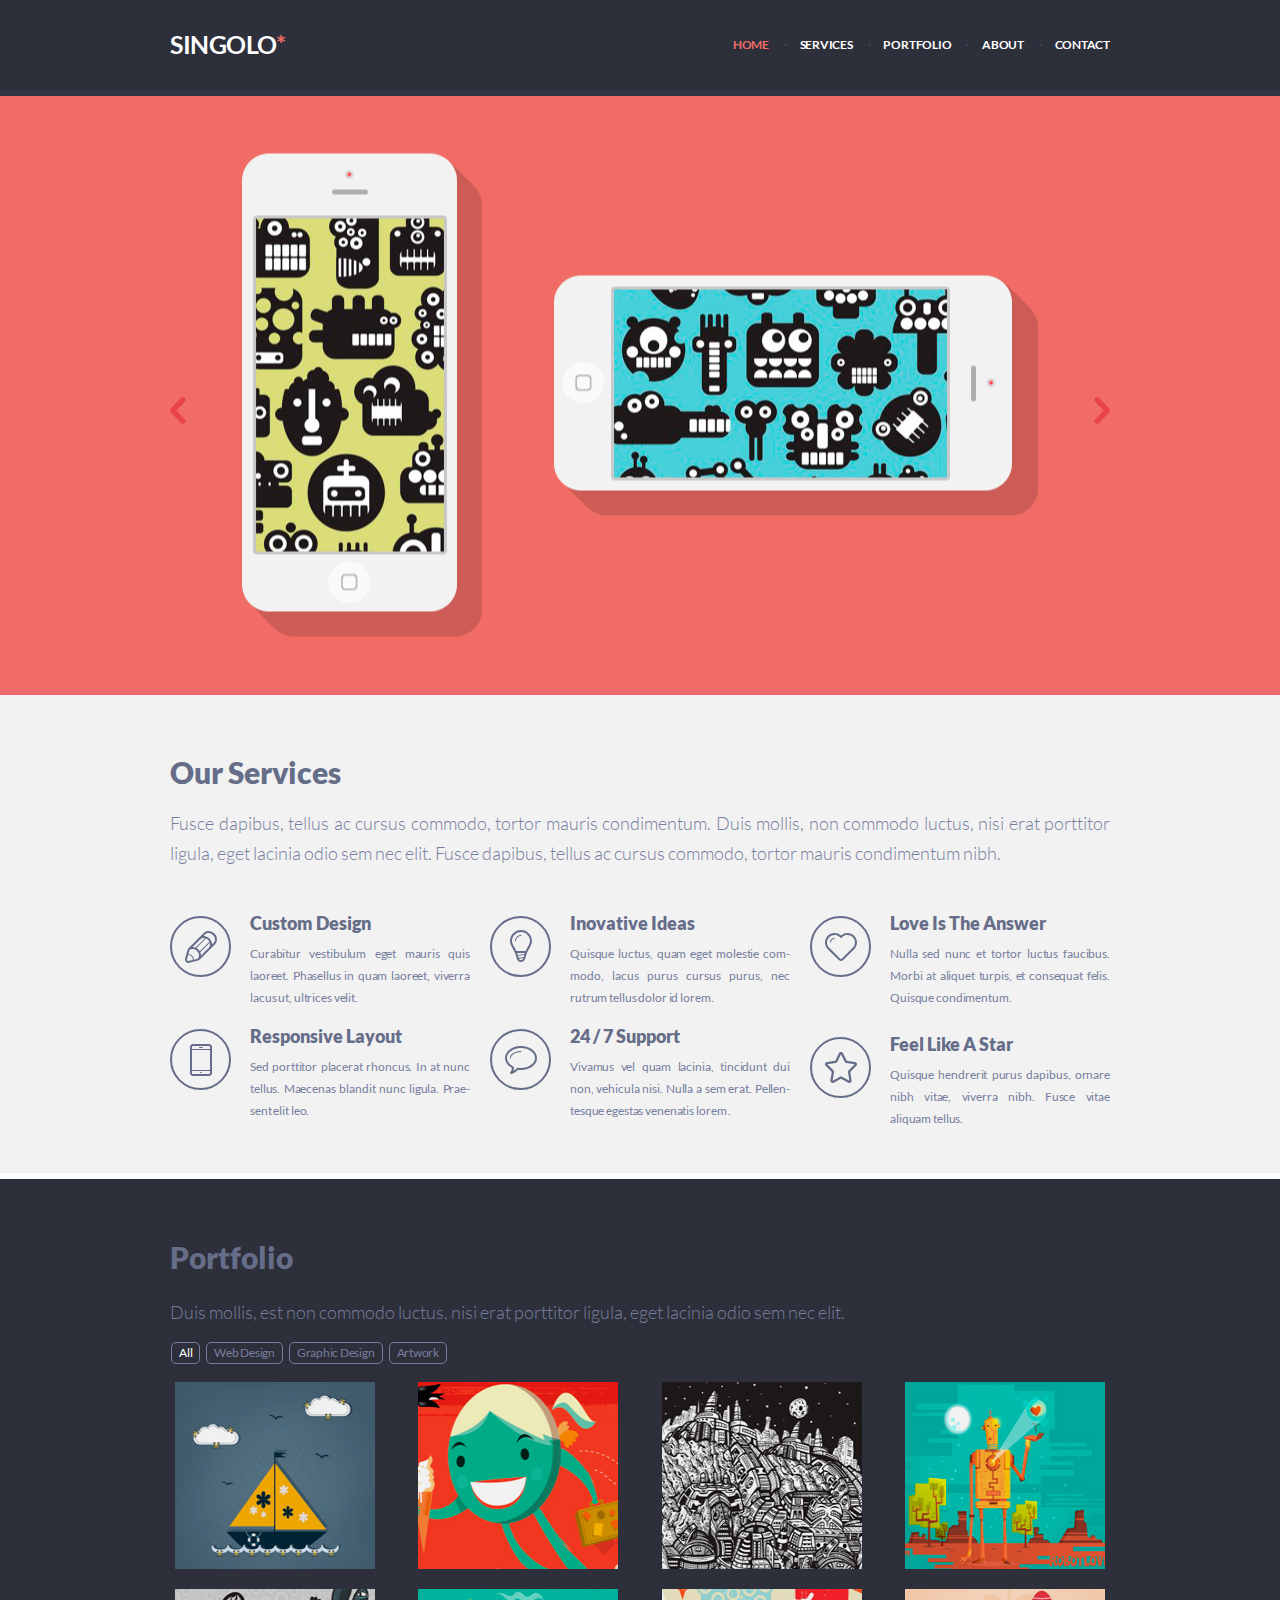
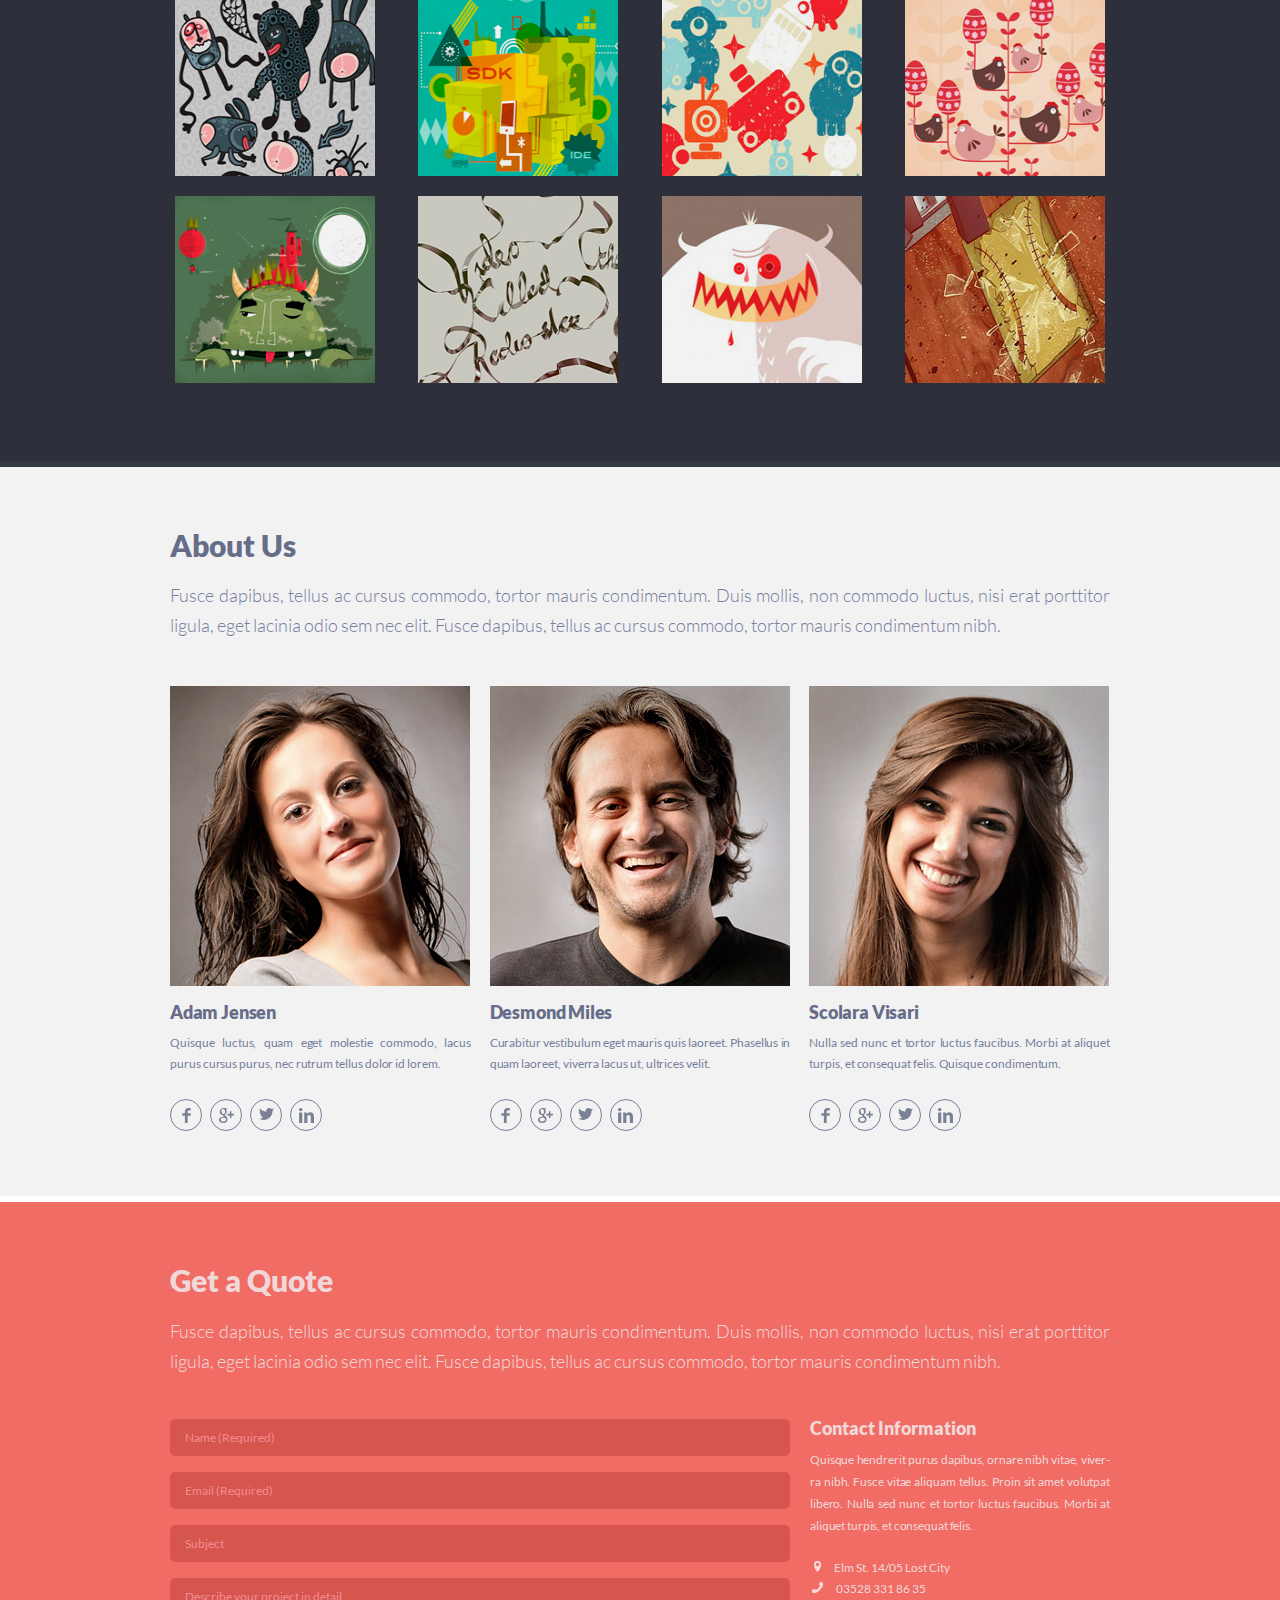
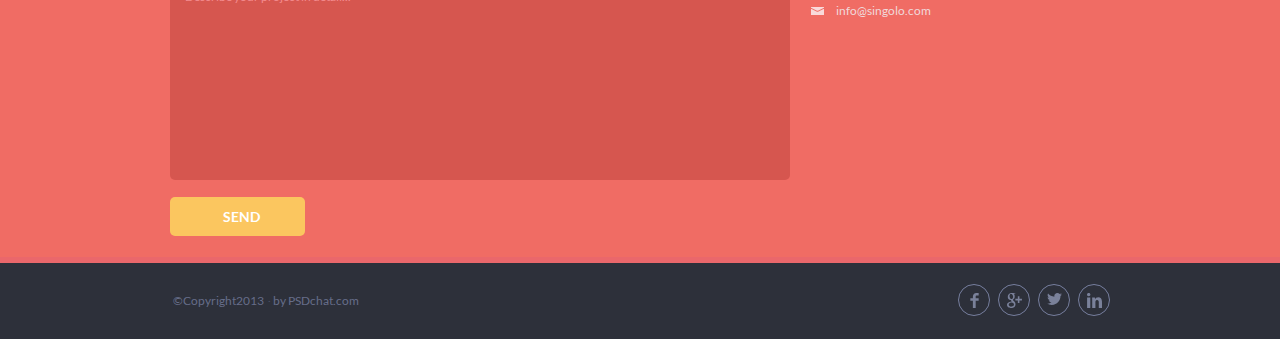
<file: index.html>
<!DOCTYPE html>
<html lang="en">
<head>
    <meta charset="UTF-8">
    <meta name="viewport" content="width=device-width, initial-scale=1.0">
    <meta content='true' name='HandheldFriendly'/>
    <meta content='width' name='MobileOptimized'/>
    <meta content='yes' name='apple-mobile-web-app-capable'/>
    <link rel="stylesheet" href="style.css">
    <title>Singolo</title>
</head>
<body>

    <!-- singolo1 -->

    <header class="header">
        <div class="wrapper header__wrapper">
            <h1 class="logo logo-off">
                singolo<span>*</span>
            </h1>
            <nav class="header__navigation header__navigation-off" id="nav">
                <ul class="navigation">
                    <li class="navigation__item active"><a href="#home">home</a></li>
                    <li class="navigation__item"><a href="#services">services</a></li>
                    <li class="navigation__item"><a href="#portfolio">portfolio</a></li>
                    <li class="navigation__item"><a href="#about">about</a></li>
                    <li class="navigation__item" ><a href="#contact">contact</a></li>
                </ul>
            </nav>

            <div class="burger" type="button" id="burger-menu">
                <span class="burger__item">Menu</span>
            </div>

        </div>
    </header>
    <main class="main">
        
        <section class="slider background-1" id="home">
            <div class="wrapper-slider">
            <div class="carousel">
                <div class="items-container">
                  <div class="item active">
                    <div class="description slide-1">
                        <img class="project-image vertical-on" src="assets/image/slider/iPhone-vertical.png" alt="iphone-vertical">
                        <img class="project-image vertical-off" src="assets/image/slider/iPhone-vertical-off.png" alt="iphone-vertical-off">
                        <img class="project-image horizontal-on" src="assets/image/slider/iPhone-horizontal.png" alt="iphone-horizontal">
                        <img class="project-image horizontal-off" src="assets/image/slider/iPhone-horizontal-off.png" alt="iphone-horizontal-off">
                    </div>
                  </div>
                  
                  <div class="item">
                    <div class="description slide-2">
                        <img src="assets/image/slider-DOM/phone-vertical-left.png" alt="iphone-left" class="phone-left">  
                        <img src="assets/image/slider-DOM/phone-vertical-central.png" alt="iphone-central" class="phone-central">
                        <img src="assets/image/slider-DOM/phone-vertical-right.png" alt="iphone-right" class="phone-right">
                    </div>
                  </div>
                  
                </div>
                
                <div class="wrapper">
                    <div class="control left">
                      <div class="arrow left">
                          <img src="assets/image/slider/left.png" alt="to-left">
                      </div>
                    </div>
                    <div class="control right">
                      <div class="arrow right">
                        <img src="assets/image/slider/right.png" alt="to-right">
                      </div>
                    </div>
                </div>

              </div>
            </div>

        </section>
        <section class="our-services" id="services">
            <div class="wrapper">
                <h2 class="our-services__title">Our Services</h2>
                <p class="our-services__text">
                    Fusce dapibus, tellus ac cursus commodo, tortor mauris condimentum. 
                    Duis mollis, non commodo luctus, nisi erat porttitor ligula, eget lacinia odio sem nec elit. 
                    Fusce dapibus, tellus ac cursus commodo, tortor mauris condimentum nibh.
                </p>
                <ul class="advantages">
                    <li class="advantages__item">
                        <div class="advantages__wrapper-inner">
                            <div class="advantages__image">
                                <img src="assets/image/advantages/pen.svg" alt="pen">
                            </div>
                            <div class="advantages__description">
                                <h4 class="advantages__subtitle">Custom Design</h4>
                                <p class="advantages__text">Curabitur vestibulum eget mauris quis laoreet. Phasellus in quam laoreet, viverra lacus ut, ultrices velit.</p>
                            </div>
                        </div>
                    </li>
                    <li class="advantages__item">
                        <div class="advantages__wrapper-inner">
                            <div class="advantages__image">
                                <img src="assets/image/advantages/lightbulb.svg" alt="lightbulb">
                            </div>
                            <div class="advantages__description">
                                <h4 class="advantages__subtitle">Inovative Ideas</h4>
                                <p class="advantages__text">Quisque luctus, quam eget molestie com-modo, lacus purus cursus purus, nec rutrum tellus dolor id lorem.</p>
                            </div>
                        </div>
                    </li>
                    <li class="advantages__item">
                        <div class="advantages__wrapper-inner">
                            <div class="advantages__image">
                                <img src="assets/image/advantages/heart.svg" alt="heart">
                            </div>
                            <div class="advantages__description">
                                <h4 class="advantages__subtitle">Love Is The Answer</h4>
                                <p class="advantages__text">Nulla sed nunc et tortor luctus faucibus. Morbi at aliquet turpis, et consequat felis. Quisque condimentum.</p>
                            </div>
                        </div>
                    </li>
                    <li class="advantages__item">
                        <div class="advantages__wrapper-inner">
                            <div class="advantages__image">
                                <img src="assets/image/advantages/phone.svg" alt="phone">
                            </div>
                            <div class="advantages__description">
                                <h4 class="advantages__subtitle">Responsive Layout</h4>
                                <p class="advantages__text">Sed porttitor placerat rhoncus. In at nunc tellus. Maecenas blandit nunc ligula. Prae-sent elit leo.</p>
                            </div>
                        </div>
                    </li>
                    <li class="advantages__item">
                        <div class="advantages__wrapper-inner">
                            <div class="advantages__image">
                                <img src="assets/image/advantages/support.svg" alt="support">
                            </div>
                            <div class="advantages__description">
                                <h4 class="advantages__subtitle">24 / 7 Support</h4>
                                <p class="advantages__text">Vivamus vel quam lacinia, tincidunt dui non, vehicula nisi. Nulla a sem erat. Pellen-tesque egestas venenatis lorem .</p>
                            </div>
                        </div>
                    </li>
                    <li class="advantages__item">
                        <div class="advantages__wrapper-inner">
                            <div class="advantages__image">
                                <img src="assets/image/advantages/star.svg" alt="star">
                            </div>
                            <div class="advantages__description">
                                <h4 class="advantages__subtitle">Feel Like A Star</h4>
                                <p class="advantages__text">Quisque hendrerit purus dapibus, ornare nibh vitae, viverra nibh. Fusce vitae aliquam tellus.</p>
                            </div>
                        </div>
                    </li>
                </ul>
            </div>
        </section>

<!-- singolo2 -->

        <section class="portfolio" id="portfolio">
            <div class="wrapper">
                <h2 class="portfolio__title">Portfolio</h2>
                <p class="portfolio__text">Duis mollis, est non commodo luctus, nisi erat porttitor ligula, eget lacinia odio sem nec elit.</p>
                <div class="portfolio__tags">
                    <button class="tag tag__selected">All</button>
                    <button class="tag tag__bordered">Web Design</button>
                    <button class="tag tag__bordered">Graphic Design</button>
                    <button class="tag tag__bordered">Artwork</button>
                </div>
                <ul class="portfolio__list">
                    <li class="portfolio__item">
                        <img src="assets/image/portfolio/picture-1.jpg" alt="portfolio-picture-1">
                    </li>
                    <li class="portfolio__item">
                        <img src="assets/image/portfolio/picture-2.jpg" alt="portfolio-picture-2">
                    </li>
                    <li class="portfolio__item">
                        <img src="assets/image/portfolio/picture-3.jpg" alt="portfolio-picture-3">
                    </li>
                    <li class="portfolio__item">
                        <img src="assets/image/portfolio/picture-4.jpg" alt="portfolio-picture-4">
                    </li>
                    <li class="portfolio__item">
                        <img src="assets/image/portfolio/picture-5.jpg" alt="portfolio-picture-5">
                    </li>
                    <li class="portfolio__item">
                        <img src="assets/image/portfolio/picture-6.jpg" alt="portfolio-picture-6">
                    </li>
                    <li class="portfolio__item">
                        <img src="assets/image/portfolio/picture-7.jpg" alt="portfolio-picture-7">
                    </li>
                    <li class="portfolio__item">
                        <img src="assets/image/portfolio/picture-8.jpg" alt="portfolio-picture-8">
                    </li>
                    <li class="portfolio__item">
                        <img src="assets/image/portfolio/picture-9.jpg" alt="portfolio-picture-9">
                    </li>
                    <li class="portfolio__item">
                        <img src="assets/image/portfolio/picture-10.jpg" alt="portfolio-picture-10">
                    </li>
                    <li class="portfolio__item">
                        <img src="assets/image/portfolio/picture-11.jpg" alt="portfolio-picture-11">
                    </li>
                    <li class="portfolio__item">
                        <img src="assets/image/portfolio/picture-12.jpg" alt="portfolio-picture-12">
                    </li>
                </ul>
            </div>
        </section>
        <section class="about-us" id="about">
            <div class="wrapper">
                <h2 class="about-us__title">About Us</h2>
                <p class="about-us__text">
                    Fusce dapibus, tellus ac cursus commodo, tortor mauris condimentum. 
                    Duis mollis, non commodo luctus, nisi erat porttitor ligula, eget lacinia odio sem nec elit. 
                    Fusce dapibus, tellus ac cursus commodo, tortor mauris condimentum nibh.
                </p>
                <ul class="employee-list">
                    <li class="employee">
                        <img src="assets/image/about-us/team-1.jpg" alt="employee-avatar" class="portrait">
                        <h4 class="employee__name">Adam Jensen</h4>
                        <p class="employee__description">Quisque luctus, quam eget molestie commodo, lacus purus cursus purus, nec rutrum tellus dolor id lorem.</p>
                        <div class="employee__link">
                            <div class="circle">
                                <a href="https://www.facebook.com/" class="link" target="_blank">
                                    <img src="assets/image/about-us/facebook.svg" alt="facebook">
                                </a>
                            </div>
                            <div class="circle">
                                <a href="https://accounts.google.com/" class="link" target="blank">
                                    <img src="assets/image/about-us/google-plus.svg" alt="google">
                                </a>
                            </div>
                            <div class="circle">
                                <a href="https://twitter.com/" class="link" target="_blank">
                                    <img src="assets/image/about-us/twitter.svg" alt="twitter">
                                </a>
                            </div>
                            <div class="circle">
                                <a href="https://ru.linkedin.com/" class="link" target="_blank">
                                    <img src="assets/image/about-us/linkedin.svg" alt="linkedin">
                                </a>
                            </div>
                        </div>
                    </li>
                    <li class="employee">
                        <img src="assets/image/about-us/team-2.jpg" alt="employee-avatar" class="portrait">
                        <h4 class="employee__name">Desmond Miles</h4>
                        <p class="employee__description">Curabitur vestibulum eget mauris quis laoreet. Phasellus in quam laoreet, viverra lacus ut, ultrices velit.</p>
                        <div class="employee__link">
                            <div class="circle">
                                <a href="https://www.facebook.com/" class="link" target="_blank">
                                    <img src="assets/image/about-us/facebook.svg" alt="facebook">
                                </a>
                            </div>
                            <div class="circle">
                                <a href="https://accounts.google.com/" class="link" target="blank">
                                    <img src="assets/image/about-us/google-plus.svg" alt="google">
                                </a>
                            </div>
                            <div class="circle">
                                <a href="https://twitter.com/" class="link" target="_blank">
                                    <img src="assets/image/about-us/twitter.svg" alt="twitter">
                                </a>
                            </div>
                            <div class="circle">
                                <a href="https://ru.linkedin.com/" class="link" target="_blank">
                                    <img src="assets/image/about-us/linkedin.svg" alt="linkedin">
                                </a>
                            </div>
                        </div>
                    </li>
                    <li class="employee">
                        <img src="assets/image/about-us/team-3.jpg" alt="employee-avatar" class="portrait">
                        <h4 class="employee__name">Scolara Visari</h4>
                        <p class="employee__description">Nulla sed nunc et tortor luctus faucibus. Morbi at aliquet turpis, et consequat felis. Quisque condimentum.</p>
                        <div class="employee__link">
                            <div class="circle">
                                <a href="https://www.facebook.com/" class="link" target="_blank">
                                    <img src="assets/image/about-us/facebook.svg" alt="facebook">
                                </a>
                            </div>
                            <div class="circle">
                                <a href="https://accounts.google.com/" class="link" target="blank">
                                    <img src="assets/image/about-us/google-plus.svg" alt="google">
                                </a>
                            </div>
                            <div class="circle">
                                <a href="https://twitter.com/" class="link" target="_blank">
                                    <img src="assets/image/about-us/twitter.svg" alt="twitter">
                                </a>
                            </div>
                            <div class="circle">
                                <a href="https://ru.linkedin.com/" class="link" target="_blank">
                                    <img src="assets/image/about-us/linkedin.svg" alt="linkedin">
                                </a>
                            </div>
                        </div>
                    </li>
                </ul>
            </div>
        </section>

        <!-- singolo3 -->
        
        <section class="contact" id="contact">
            <div class="wrapper">
                <h2 class="contact__title">Get a Quote</h2>
                <p class="contact__text">
                    Fusce dapibus, tellus ac cursus commodo, tortor mauris condimentum. 
                    Duis mollis, non commodo luctus, nisi erat porttitor ligula, eget lacinia odio sem nec elit. 
                    Fusce dapibus, tellus ac cursus commodo, tortor mauris condimentum nibh.
                </p>
                <div class="wrapper__inner">
                    <div class="form">
                        <form action method="POST">
                            <div class="form__group">
                                <input class="text-reset required-name" type="text" name="name" placeholder="Name (Required)" required>
                            </div>
                            <div class="form__group">
                                <input class="text-reset required-mail"  type="email" name="emai" placeholder="Email (Required)" required>
                            </div>
                            <div class="form__group">
                                <input type="text" name="text" placeholder="Subject" class="subject text-reset">
                            </div>
                            <div class="form__group-fields">
                                <textarea class="describe text-reset" name="" id="" cols="60" rows="12" placeholder="Describe your project in detail..."></textarea>
                            </div>
                            <div class="form__group">
                                <input type="submit" id="send-form" class="button" value="SEND">
                            </div>
                        </form>
                    </div>
                    
                    <div class="modal" id="modal-window">
                        <div class="modal-content">
                            <p class="modal-text">Письмо отправлено</p>
                            <p class="subject-text">Без темы</p>
                            <p class="describe-text">Без описания</p>
                            <sapn class="close">ОК</sapn>
                        </div>
                    </div>

                    <div class="information">
                        <h4 class="information__title">Contact Information</h4>
                        <p class="information__text">
                            Quisque hendrerit purus dapibus, ornare nibh vitae, viver-ra nibh. Fusce vitae aliquam tellus. 
                            Proin sit amet volutpat libero. Nulla sed nunc et tortor luctus faucibus. 
                            Morbi at aliquet turpis, et consequat felis. 
                        </p>
                        <div class="information__address">
                            <div class="container">
                                <img src="assets/image/contact/location.png" alt="address">
                            </div>
                            <span>Elm St. 14/05 Lost City</span>
                        </div>
                        <div class="information__phone">
                            <div class="container">
                                <img src="assets/image/contact/phone.png" alt="phone number">
                            </div>
                            <a href="tel: 03528 331 86 35" class="tel">03528 331 86 35</a>
                        </div>
                        <div class="information__email">
                            <div class="container">
                                <img src="assets/image/contact/mail.png" alt="email">
                            </div>
                            <a href="mailto: info@singolo.com" class="mail">info@singolo.com</a>
                        </div>
                    </div>
                </div>
            </div>
        </section>

    </main>

    <footer class="footer">
        <div class="wrapper">
            <div class="footer__wrapper">
                <div class="footer__text">
                    <p>©Copyright2013 <span class="resource">by PSDchat.com</span></p>
                </div>
                <div class="footer__link">
                    <div class="circle">
                        <a href="https://www.facebook.com/" class="link" target="_blank">
                            <img src="assets/image/about-us/facebook.svg" alt="facebook">
                        </a>
                    </div>
                    <div class="circle">
                        <a href="https://accounts.google.com/" class="link" target="blank">
                            <img src="assets/image/about-us/google-plus.svg" alt="google">
                        </a>
                    </div>
                    <div class="circle">
                        <a href="https://twitter.com/" class="link" target="_blank">
                            <img src="assets/image/about-us/twitter.svg" alt="twitter">
                        </a>
                    </div>
                    <div class="circle">
                        <a href="https://ru.linkedin.com/" class="link" target="_blank">
                            <img src="assets/image/about-us/linkedin.svg" alt="linkedin">
                        </a>
                    </div>
                </div>
            </div>
        </div>
    </footer>
<script src="script.js"></script>
<script src="burger.js"></script>
</body>
</html>
</file>
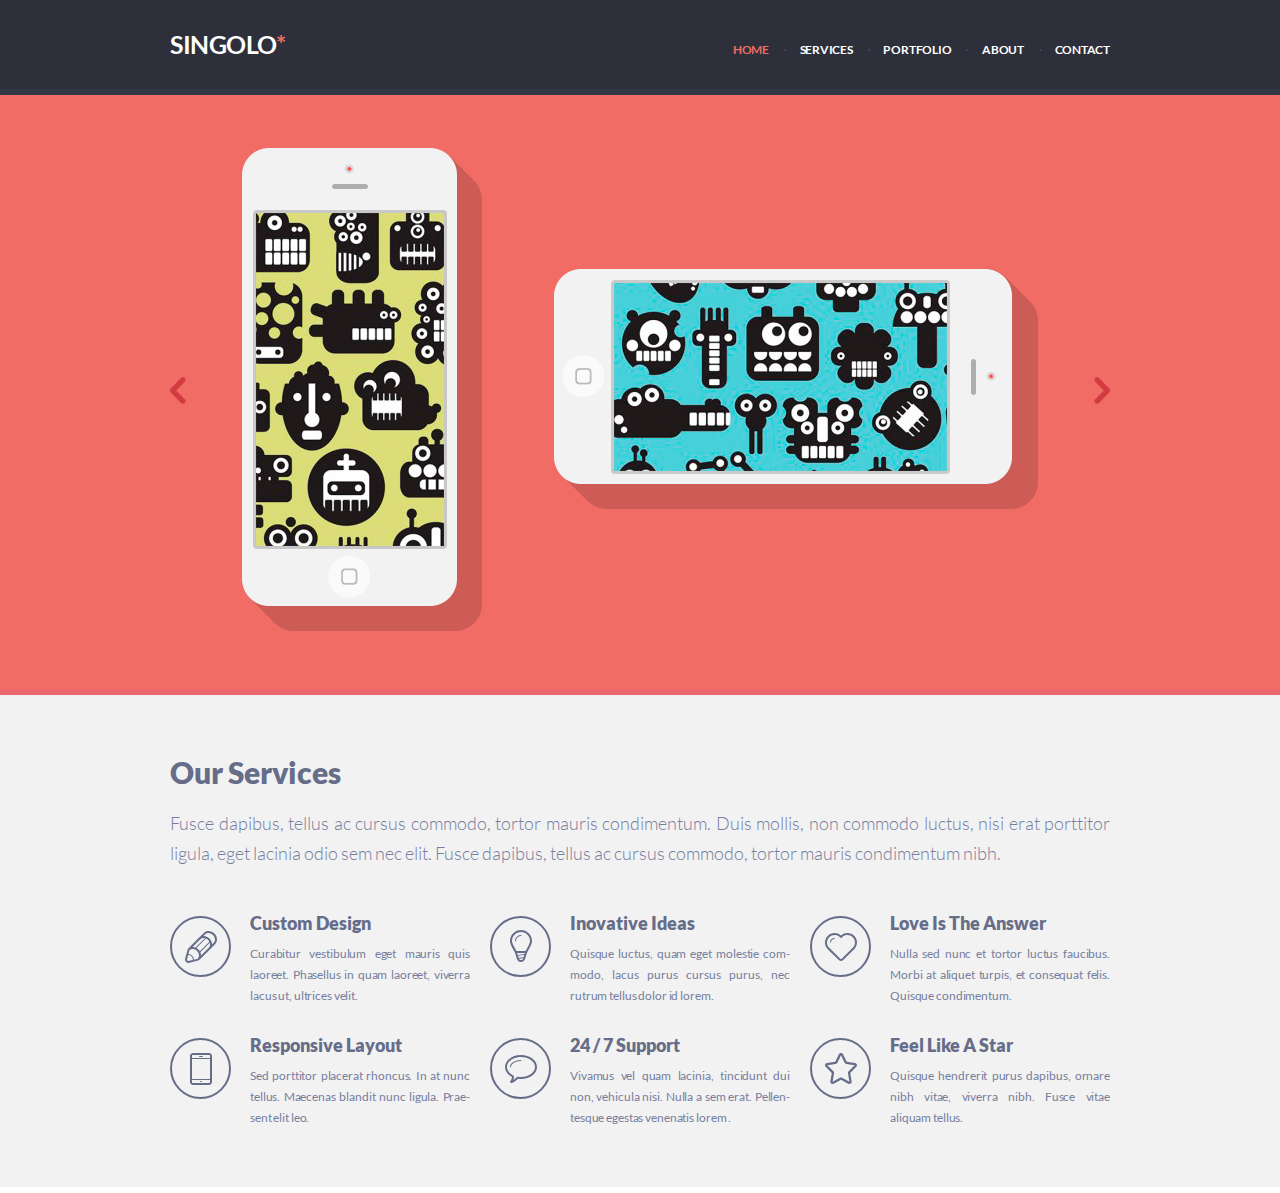
<file: singolo1.html>
<!DOCTYPE html>
<html lang="en">
<head>
    <meta charset="UTF-8">
    <meta name="viewport" content="width=device-width, initial-scale=1.0">
    <link rel="stylesheet" href="singolo1.css">
    <title>Singolo</title>
</head>
<body>
    <header class="header">
        <div class="wrapper header__wrapper">
            <h1 class="logo">
                singolo<span>*</span>
            </h1>
            <nav class="header__navigation">
                <ul class="navigation">
                    <li class="navigation__item"><a href="#" class="active">home</a></li>
                    <li class="navigation__item"><a href="#">services</a></li>
                    <li class="navigation__item"><a href="#">portfolio</a></li>
                    <li class="navigation__item"><a href="#">about</a></li>
                    <li class="navigation__item"><a href="#">contact</a></li>
                </ul>
            </nav>
        </div>
    </header>
    <main class="main">
        <section class="slider">
            <div class="wrapper slider__wrapper">
                <button class="slider__left">
                    <img src="assets/image/slider/left.png" alt="button-left">
                </button>
                <div class="image-vertical">
                    <img src="assets/image/slider/iPhone-vertical.png" alt="iPhone-vertical"> 
                </div>
                <div class="image-horizontal">
                    <img src="assets/image/slider/iPhone-horizontal.png" alt="iPhone-horizontal"> 
                </div>
                <button class="slider__right">
                    <img src="assets/image/slider/right.png" alt="button-right">
                </button>
            </div>
        </section>
        <section class="our-services">
            <div class="wrapper">
                <h2 class="our-services__title">Our Services</h2>
                <p class="our-services__text">
                    Fusce dapibus, tellus ac cursus commodo, tortor mauris condimentum. 
                    Duis mollis, non commodo luctus, nisi erat porttitor ligula, eget lacinia odio sem nec elit. 
                    Fusce dapibus, tellus ac cursus commodo, tortor mauris condimentum nibh.
                </p>
                <ul class="advantages">
                    <li class="advantages__item">
                        <div class="advantages__wrapper-inner">
                            <div class="advantages__image">
                                <img src="assets/image/advantages/pen.svg" alt="pen">
                            </div>
                            <div class="advantages__description">
                                <h4 class="advantages__subtitle">Custom Design</h4>
                                <p class="advantages__text">Curabitur vestibulum eget mauris quis laoreet. Phasellus in quam laoreet, viverra lacus ut, ultrices velit.</p>
                            </div>
                        </div>
                    </li>
                    <li class="advantages__item">
                        <div class="advantages__wrapper-inner">
                            <div class="advantages__image">
                                <img src="assets/image/advantages/lightbulb.svg" alt="lightbulb">
                            </div>
                            <div class="advantages__description">
                                <h4 class="advantages__subtitle">Inovative Ideas</h4>
                                <p class="advantages__text">Quisque luctus, quam eget molestie com-modo, lacus purus cursus purus, nec rutrum tellus dolor id lorem.</p>
                            </div>
                        </div>
                    </li>
                    <li class="advantages__item">
                        <div class="advantages__wrapper-inner">
                            <div class="advantages__image">
                                <img src="assets/image/advantages/heart.svg" alt="heart">
                            </div>
                            <div class="advantages__description">
                                <h4 class="advantages__subtitle">Love Is The Answer</h4>
                                <p class="advantages__text">Nulla sed nunc et tortor luctus faucibus. Morbi at aliquet turpis, et consequat felis. Quisque condimentum.</p>
                            </div>
                        </div>
                    </li>
                    <li class="advantages__item">
                        <div class="advantages__wrapper-inner">
                            <div class="advantages__image">
                                <img src="assets/image/advantages/phone.svg" alt="phone">
                            </div>
                            <div class="advantages__description">
                                <h4 class="advantages__subtitle">Responsive Layout</h4>
                                <p class="advantages__text">Sed porttitor placerat rhoncus. In at nunc tellus. Maecenas blandit nunc ligula. Prae-sent elit leo.</p>
                            </div>
                        </div>
                    </li>
                    <li class="advantages__item">
                        <div class="advantages__wrapper-inner">
                            <div class="advantages__image">
                                <img src="assets/image/advantages/support.svg" alt="support">
                            </div>
                            <div class="advantages__description">
                                <h4 class="advantages__subtitle">24 / 7 Support</h4>
                                <p class="advantages__text">Vivamus vel quam lacinia, tincidunt dui non, vehicula nisi. Nulla a sem erat. Pellen-tesque egestas venenatis lorem .</p>
                            </div>
                        </div>
                    </li>
                    <li class="advantages__item">
                        <div class="advantages__wrapper-inner">
                            <div class="advantages__image">
                                <img src="assets/image/advantages/star.svg" alt="star">
                            </div>
                            <div class="advantages__description">
                                <h4 class="advantages__subtitle">Feel Like A Star</h4>
                                <p class="advantages__text">Quisque hendrerit purus dapibus, ornare nibh vitae, viverra nibh. Fusce vitae aliquam tellus.</p>
                            </div>
                        </div>
                    </li>
                </ul>
            </div>
        </section>
    </main>
</body>
</html>
</file>
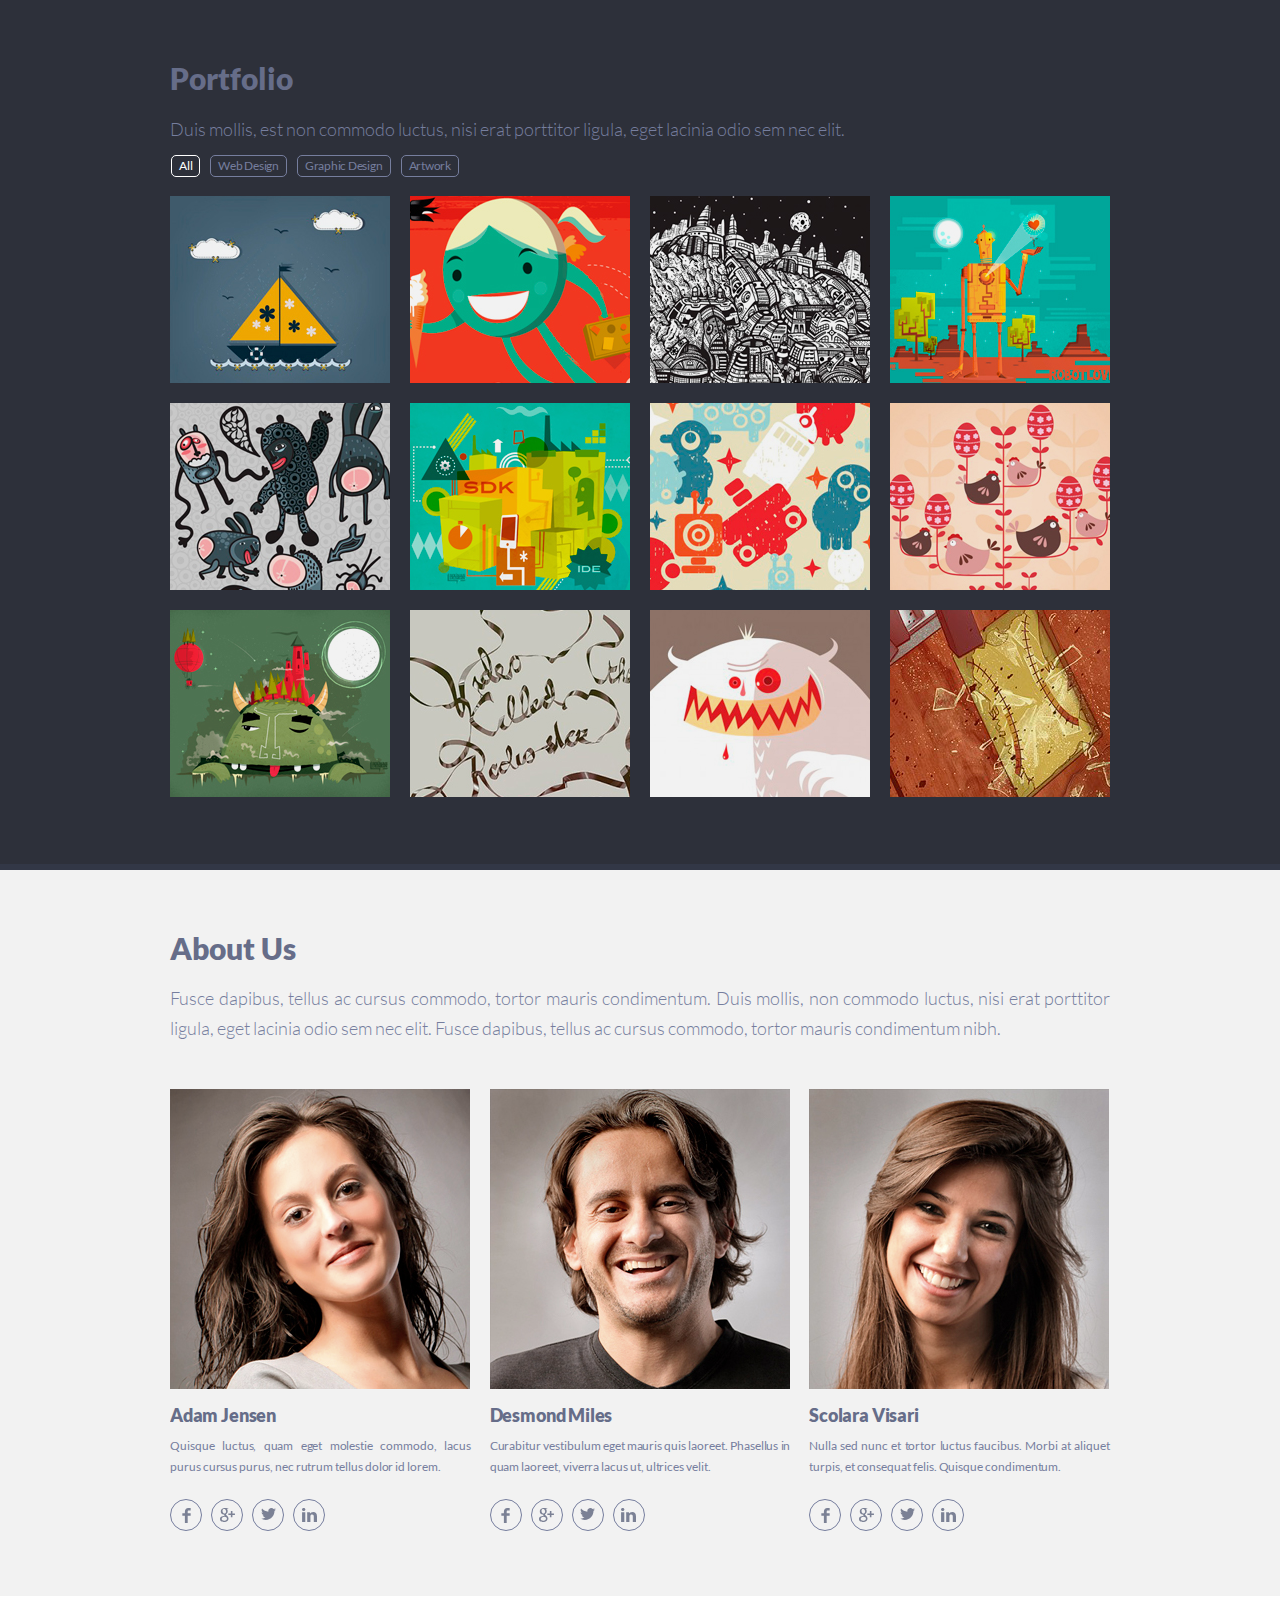
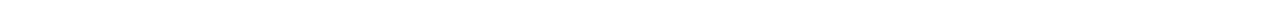
<file: singolo2.html>
<!DOCTYPE html>
<html lang="en">
<head>
    <meta charset="UTF-8">
    <meta name="viewport" content="width=device-width, initial-scale=1.0">
    <link rel="stylesheet" href="singolo2.css">
    <title>singolo2</title>
</head>
<body>
    <main class="main">
        <section class="portfolio">
            <div class="wrapper">
                <h2 class="portfolio__title">Portfolio</h2>
                <p class="portfolio__text">Duis mollis, est non commodo luctus, nisi erat porttitor ligula, eget lacinia odio sem nec elit.</p>
                <div class="about-us__tags">
                    <button class="tag active">All</button>
                    <button class="tag">Web Design</button>
                    <button class="tag">Graphic Design</button>
                    <button class="tag">Artwork</button>
                </div>
                <ul class="portfolio__list">
                    <li class="portfolio__item">
                        <img src="assets/image/portfolio/picture-1.jpg" alt="portfolio-picture-1">
                    </li>
                    <li class="portfolio__item">
                        <img src="assets/image/portfolio/picture-2.jpg" alt="portfolio-picture-1">
                    </li>
                    <li class="portfolio__item">
                        <img src="assets/image/portfolio/picture-3.jpg" alt="portfolio-picture-1">
                    </li>
                    <li class="portfolio__item">
                        <img src="assets/image/portfolio/picture-4.jpg" alt="portfolio-picture-1">
                    </li>
                    <li class="portfolio__item">
                        <img src="assets/image/portfolio/picture-5.jpg" alt="portfolio-picture-1">
                    </li>
                    <li class="portfolio__item">
                        <img src="assets/image/portfolio/picture-6.jpg" alt="portfolio-picture-1">
                    </li>
                    <li class="portfolio__item">
                        <img src="assets/image/portfolio/picture-7.jpg" alt="portfolio-picture-1">
                    </li>
                    <li class="portfolio__item">
                        <img src="assets/image/portfolio/picture-8.jpg" alt="portfolio-picture-1">
                    </li>
                    <li class="portfolio__item">
                        <img src="assets/image/portfolio/picture-9.jpg" alt="portfolio-picture-1">
                    </li>
                    <li class="portfolio__item">
                        <img src="assets/image/portfolio/picture-10.jpg" alt="portfolio-picture-1">
                    </li>
                    <li class="portfolio__item">
                        <img src="assets/image/portfolio/picture-11.jpg" alt="portfolio-picture-1">
                    </li>
                    <li class="portfolio__item">
                        <img src="assets/image/portfolio/picture-12.jpg" alt="portfolio-picture-1">
                    </li>
                </ul>
            </div>
        </section>
        <section class="about-us">
            <div class="wrapper">
                <h2 class="about-us__title">About Us</h2>
                <p class="about-us__text">
                    Fusce dapibus, tellus ac cursus commodo, tortor mauris condimentum. 
                    Duis mollis, non commodo luctus, nisi erat porttitor ligula, eget lacinia odio sem nec elit. 
                    Fusce dapibus, tellus ac cursus commodo, tortor mauris condimentum nibh.
                </p>
                <ul class="employee-list">
                    <li class="employee">
                        <img src="assets/image/about-us/team-1.jpg" alt="employee-avatar">
                        <h4 class="employee__name">Adam Jensen</h4>
                        <p class="employee__description">Quisque luctus, quam eget molestie commodo, lacus purus cursus purus, nec rutrum tellus dolor id lorem.</p>
                        <div class="employee__link">
                            <div class="circle">
                                <a href="https://www.facebook.com/" class="link" target="_blank">
                                    <img src="assets/image/about-us/facebook.svg" alt="facebook">
                                </a>
                            </div>
                            <div class="circle">
                                <a href="https://accounts.google.com/" class="link" target="blank">
                                    <img src="assets/image/about-us/google-plus.svg" alt="google">
                                </a>
                            </div>
                            <div class="circle">
                                <a href="https://twitter.com/" class="link" target="_blank">
                                    <img src="assets/image/about-us/twitter.svg" alt="twitter">
                                </a>
                            </div>
                            <div class="circle">
                                <a href="https://ru.linkedin.com/" class="link" target="_blank">
                                    <img src="assets/image/about-us/linkedin.svg" alt="linkedin">
                                </a>
                            </div>
                        </div>
                    </li>
                    <li class="employee">
                        <img src="assets/image/about-us/team-2.jpg" alt="employee-avatar">
                        <h4 class="employee__name">Desmond Miles</h4>
                        <p class="employee__description">Curabitur vestibulum eget mauris quis laoreet. Phasellus in quam laoreet, viverra lacus ut, ultrices velit.</p>
                        <div class="employee__link">
                            <div class="circle">
                                <a href="https://www.facebook.com/" class="link" target="_blank">
                                    <img src="assets/image/about-us/facebook.svg" alt="facebook">
                                </a>
                            </div>
                            <div class="circle">
                                <a href="https://accounts.google.com/" class="link" target="blank">
                                    <img src="assets/image/about-us/google-plus.svg" alt="google">
                                </a>
                            </div>
                            <div class="circle">
                                <a href="https://twitter.com/" class="link" target="_blank">
                                    <img src="assets/image/about-us/twitter.svg" alt="twitter">
                                </a>
                            </div>
                            <div class="circle">
                                <a href="https://ru.linkedin.com/" class="link" target="_blank">
                                    <img src="assets/image/about-us/linkedin.svg" alt="linkedin">
                                </a>
                            </div>
                        </div>
                    </li>
                    <li class="employee">
                        <img src="assets/image/about-us/team-3.jpg" alt="employee-avatar">
                        <h4 class="employee__name">Scolara Visari</h4>
                        <p class="employee__description">Nulla sed nunc et tortor luctus faucibus. Morbi at aliquet turpis, et consequat felis. Quisque condimentum.</p>
                        <div class="employee__link">
                            <div class="circle">
                                <a href="https://www.facebook.com/" class="link" target="_blank">
                                    <img src="assets/image/about-us/facebook.svg" alt="facebook">
                                </a>
                            </div>
                            <div class="circle">
                                <a href="https://accounts.google.com/" class="link" target="blank">
                                    <img src="assets/image/about-us/google-plus.svg" alt="google">
                                </a>
                            </div>
                            <div class="circle">
                                <a href="https://twitter.com/" class="link" target="_blank">
                                    <img src="assets/image/about-us/twitter.svg" alt="twitter">
                                </a>
                            </div>
                            <div class="circle">
                                <a href="https://ru.linkedin.com/" class="link" target="_blank">
                                    <img src="assets/image/about-us/linkedin.svg" alt="linkedin">
                                </a>
                            </div>
                        </div>
                    </li>
                </ul>
            </div>
        </section>
    </main>
</body>
</html>
</file>
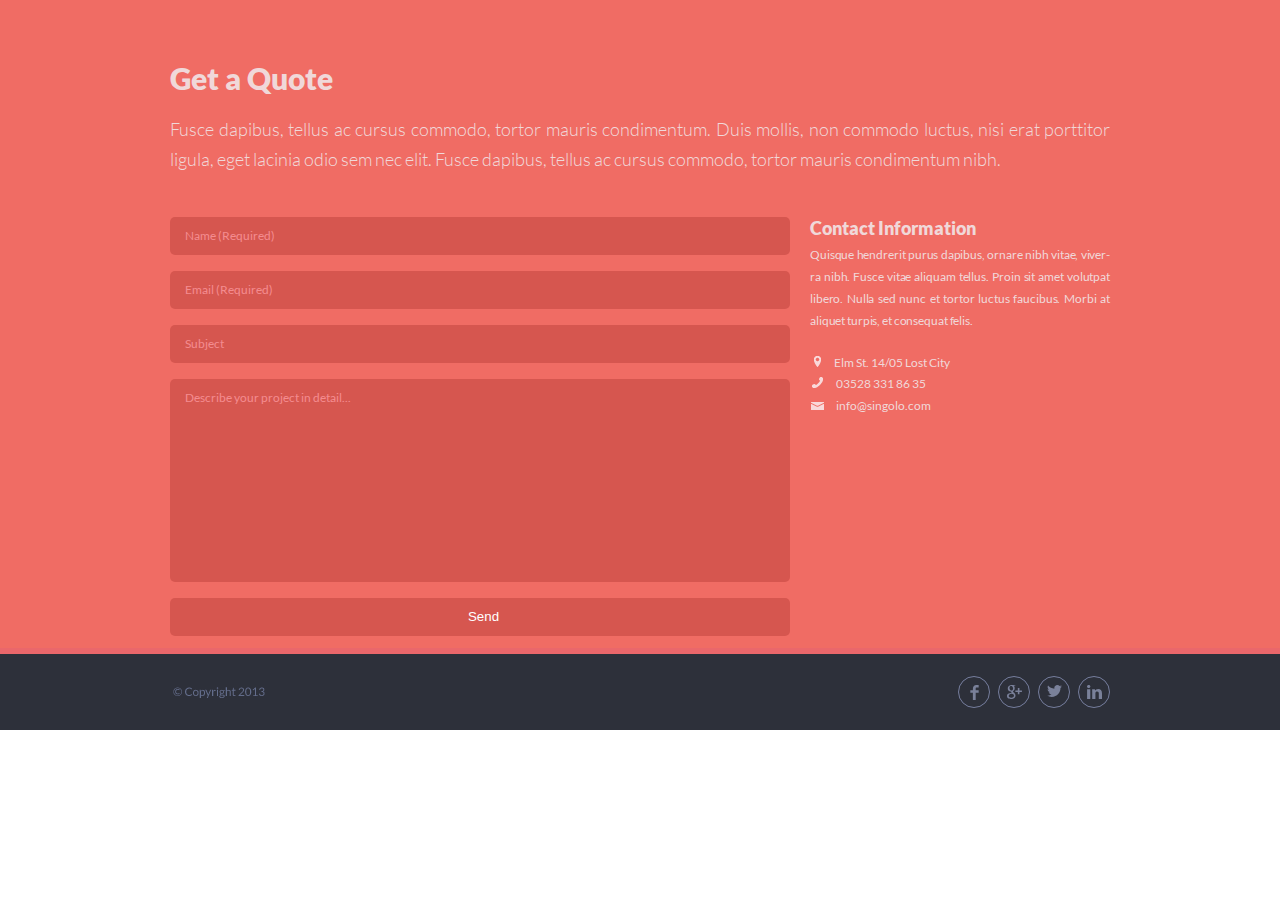
<file: singolo3.html>
<!DOCTYPE html>
<html lang="en">
<head>
    <meta charset="UTF-8">
    <meta name="viewport" content="width=device-width, initial-scale=1.0">
    <link rel="stylesheet" href="singolo3.css">
    <title>singolo3</title>
</head>
<body>
    <main class="main">
        <section class="contact">
            <div class="wrapper">
                <h2 class="contact__title">Get a Quote</h2>
                <p class="contact__text">
                    Fusce dapibus, tellus ac cursus commodo, tortor mauris condimentum. 
                    Duis mollis, non commodo luctus, nisi erat porttitor ligula, eget lacinia odio sem nec elit. 
                    Fusce dapibus, tellus ac cursus commodo, tortor mauris condimentum nibh.
                </p>
                <div class="wrapper__inner">
                    <div class="form">
                        <form action method="POST">
                            <div class="form__group">
                                <input type="text" name="name" placeholder="Name (Required)" required>
                            </div>
                            <div class="form__group">
                                <input type="email" name="emai" placeholder="Email (Required)" required>
                            </div>
                            <div class="form__group">
                                <input type="text" name="text" placeholder="Subject">
                            </div>
                            <div class="form__group-fields">
                                <textarea class="field" name="" id="" cols="60" rows="12" placeholder="Describe your project in detail..."></textarea>
                            </div>
                            <div class="form__group">
                                <input type="submit" class="button" value="Send">
                            </div>
                        </form>
                    </div>
                    <div class="information">
                        <h4 class="information__title">Contact Information</h4>
                        <p class="information__text">
                            Quisque hendrerit purus dapibus, ornare nibh vitae, viver-ra nibh. Fusce vitae aliquam tellus. 
                            Proin sit amet volutpat libero. Nulla sed nunc et tortor luctus faucibus. 
                            Morbi at aliquet turpis, et consequat felis. 
                        </p>
                        <div class="information__address">
                            <div class="container">
                                <img src="assets/image/contact/location.png" alt="address">
                            </div>
                            <span>Elm St. 14/05 Lost City</span>
                        </div>
                        <div class="information__phone">
                            <div class="container">
                                <img src="assets/image/contact/phone.png" alt="phone number">
                            </div>
                            <a href="tel: 03528 331 86 35" class="tel">03528 331 86 35</a>
                        </div>
                        <div class="information__email">
                            <div class="container">
                                <img src="assets/image/contact/mail.png" alt="email">
                            </div>
                            <a href="mailto: info@singolo.com" class="mail">info@singolo.com</a>
                        </div>
                    </div>
                </div>
            </div>
        </section>
    </main>
    <footer class="footer">
        <div class="wrapper">
            <div class="footer__wrapper">
                <div class="footer__text">
                    <img src="assets/image/footer/© Copyright 2013.png" alt="copyright">
                </div>
                <div class="footer__link">
                    <div class="circle">
                        <a href="https://www.facebook.com/" class="link" target="_blank">
                            <img src="assets/image/about-us/facebook.svg" alt="facebook">
                        </a>
                    </div>
                    <div class="circle">
                        <a href="https://accounts.google.com/" class="link" target="blank">
                            <img src="assets/image/about-us/google-plus.svg" alt="google">
                        </a>
                    </div>
                    <div class="circle">
                        <a href="https://twitter.com/" class="link" target="_blank">
                            <img src="assets/image/about-us/twitter.svg" alt="twitter">
                        </a>
                    </div>
                    <div class="circle">
                        <a href="https://ru.linkedin.com/" class="link" target="_blank">
                            <img src="assets/image/about-us/linkedin.svg" alt="linkedin">
                        </a>
                    </div>
                </div>
            </div>
        </div>
    </footer>
</body>
</html>
</file>
<file: style.css>
/* fonts */
@font-face {
    font-family: "Lato";
    font-style: normal;
    font-weight: 400;
    src: url("assets/font/regular/lato-v16-latin-regular.woff2") format("woff2");
    src: url("assets/font/regular/lato-v16-latin-regular.woff") format("woff");
}

@font-face {
    font-family: "Lato";
    font-style: normal;
    font-weight: 300;
    src: url("assets/font/light/lato-v16-latin-300.woff") format("woff");
    src: url("assets/font/light/lato-v16-latin-300.woff2") format("woff2");
}

@font-face {
    font-family: "Lato";
    font-style: normal;
    font-weight: 700;
    src: url("assets/font/bold/lato-v16-latin-700.woff") format("woff");
    src: url("assets/font/bold/lato-v16-latin-700.woff2") format("woff2");
}

@font-face {
    font-family: "Lato";
    font-style: normal;
    font-weight: 900;
    src: url("assets/font/black/lato-v16-latin-900.woff") format("woff");
    src: url("assets/font/black/lato-v16-latin-900.woff2") format("woff2");
}

/* common properties */

body {
    margin: 0px;
    padding: 0px;
    box-sizing: border-box;
}

.wrapper {
    margin: 0 auto;
    max-width: 940px;
    padding-left: 40px;
    padding-right: 40px;
}

.main {
    margin-top: 95.4px;
}

/* singolo1 */

/* header */

.header {
    background-color: #2d303a;
    padding-top: 29px;
    padding-bottom: 31px;
    border-bottom: 6px solid #323746;
    position: fixed;
    top: 0px;
    width: 100%;
    z-index: 1;
}

.header__wrapper {
    display: flex;
    flex-wrap: wrap;
    align-items: center;
    justify-content: space-between;
}

.logo {
    font-size: 25px;
    font-family: "Lato", "Arial", sans-serif;
    color: #ffffff;
    text-transform: uppercase;
    margin: 0px;
    font-weight: bold;
    letter-spacing: -0.02em;
}

.logo span {
    color: #f06c64;
}

.navigation {
    display: flex;
    flex-wrap: wrap;
    align-items: flex-end;
    margin: 0px;
}

.navigation__item  {
    font-family: "Lato", "Arial", sans-serif;
    font-size: 12px;
    font-weight: bold;
    text-transform: uppercase;
    list-style: none;
    vertical-align: bottom;
    padding-left: 28px;
    letter-spacing: -0.02em;
    line-height: 15px;
}

.navigation__item a {
    text-decoration: none;
    color: #ffffff;
}

.navigation__item:not(:first-of-type)::before {
    content: ".";
    position: relative;
    bottom: 3px;
    left: -13px;
    color: #494e62;
}

.navigation__item a:hover {
    color: #f06c64;
    cursor: pointer;
}

.active a {
    color: #f06c64; 
}

.image-vertical,
.image-horizontal {
    display: inline-block;
}

/* main */

/* slider */
.slider {
    height: 594px;
    border-bottom: 6px solid #ea676b;
}

.background-1 {
    background-color: #f06c64;  
}

.background-2 {
    background-color: #648BF0;
}

.wrapper-slider {
    position: relative;
    max-width: 940px;
    margin-left: 40px;
    margin-right: 40px;
    margin: auto;
}

.vertical-on,
.horizontal-on {
    display: block;
}

.vertical-off,
.horizontal-off {
    display: none;
}

.carousel {
    position: absolute;
    top: 50%;
    left: 50%;
    width: 100%;
    text-align: center;
    transform: translate(-50%, -50%);
    margin-top: 300px;
  }
  
  .items-container {
    position: relative;
    width: 100%;
    overflow: hidden;
  }
  
  .item {
    display: none;
    position: relative;
    animation: 0.5s ease-in-out;
    margin: 0 auto;
  }
  
  .active,
  .next {
    display: block;
  }
  
  .next {
    position: absolute;
    top: 0;
    width: 100%;
  }
  
  .description {
    font-size: 32px;
    display: flex;
    align-items: center;
    height: 513px;
  }

.slide-1 {
    justify-content: space-evenly;
}

.slide-2 {
      justify-content: center;
  }

.slide-2 img:nth-of-type(2) {
    margin-left: -20px;
}

.slide-2 img:last-of-type {
    margin-left: -30px;
}
  
  .control {
    position: absolute;
    top: 0;
    bottom: 0;
    cursor: pointer;
  }
  
  .control.left {
    left: 0;
    right: auto;
  }
  
  .control.right {
    right: 0;
    left: auto;
  }
  
  .arrow {
    display: inline-block;
    position: absolute;
    top: 50%;
    transform: translateY(-50%);
    font-size: 84px;
  }
  
  .arrow.right {
    right: 50%;
  }
  
  .to-left {
    animation-name: left;
  }
  
  .from-right {
    animation-name: right;
  }
  
  .to-right {
    animation-name: right;
    animation-direction: reverse;
  }
  
  .from-left {
    animation-name: left;
    animation-direction: reverse;
  }
  
  @keyframes left {
    from {
      left: 0;
    }
    to {
      left: -100%;
    }
  }
  
  @keyframes right {
    from {
      left: 100%;
    }
    to {
      left: 0;
    }
  }

/* our-services */
.our-services {
    padding-top: 57px;
    padding-bottom: 20px;
    background-color: #f2f2f2;
    border-bottom: 6px solid #ffffff;
}

.our-services__title {
    font-family: "Lato", "Arial", sans-serif;
    font-size: 30px;
    font-weight: 900;
    color: #666d89; 
    text-align: start;
    margin: 0px;
    line-height: 40px;
    letter-spacing: -0.007em;
}

.our-services__text {
    font-family: "Lato", "Arial", sans-serif;
    font-size: 18px;
    font-weight: lighter;
    line-height: 30px;
    color: #767e9e;
    margin-top: 16px;
    text-align: justify;
}

.advantages {
    display: flex;
    flex-wrap: wrap;
    justify-content: space-between;
    align-items: center;
    padding: 0px;
    padding-top: 25px;
}

.advantages__item {
    width: 300px;
    list-style: none;
    margin-bottom: 15px;
}

.advantages__item:last-of-type {
    margin-bottom: 0px;
}

.advantages__wrapper-inner {
    display: flex;
    flex-wrap: wrap;
    align-items: flex-start;
    justify-content: space-between;
}

.advantages__description {
    width: 220px;
}

.advantages__subtitle,
.advantages__text {
    margin: 0px;
}

.advantages__subtitle {
    font-family: "Lato", "Arial", sans-serif;
    font-size: 18px;
    font-weight: 900;
    line-height: 25px;
    color: #666d89;
}

.advantages__text {
    font-family: "Lato", "Arial", sans-serif;
    font-size: 12px;
    font-weight: normal;
    line-height: 22px;
    color: #767e9e;
    padding-top: 7px;
    letter-spacing: -0.01em;
    text-align: justify;
}

.advantages__image {
    padding-top: 5px;
}

/* singolo2 */

/* portfolio */

.portfolio {
    background-color: #2d303a;
    border-bottom: 6px solid #323746;
    padding-top: 60px;
    padding-bottom: 37px;
}

.portfolio__title {
    font-family: "Lato", "Arial", sans-serif;
    font-weight: 900;
    font-size: 30px;
    color: #666d89;
    text-align: left;
    margin: 0px;
    line-height: 36px;
}

.portfolio__text {
    font-family: "Lato", "Arial", sans-serif;
    font-size: 18px;
    font-weight: lighter;
    color: #767e9e;
    text-align: left;
    margin: 0px;
    padding-top: 22px;
    padding-bottom: 15px;
    line-height: 30px;
}

.tag {
    font-family: "Lato", "Arial", sans-serif;
    background-color: transparent;
    letter-spacing: -0.02em;
    font-size: 12px;
    font-weight: normal;
    color: #767e9e;
    border: 1px solid #767e9e;
    padding-left: 7px;
    padding-right: 7px;
    padding-bottom: 3px;
    padding-top: 2px;    
    border-radius: 5px;
    margin-right: 5px;
    margin-left: 1px;
}

.tag__selected {
    color: #ffffff;
}

.tag__bordered {
    border: 1px solid #767e9e;
}

.tag:hover {
    color: #ffffff;
    border-color: #ffffff;
    cursor: pointer;
}

.portfolio__list {
    display: flex;
    flex-wrap: wrap;
    justify-content: space-between;
    align-items: center;
    list-style: none;
    padding: 5px;
    max-height: 621px;
    overflow: hidden;
    margin-top: 13px;
}

.portfolio__item {
    margin-bottom: 20px;
    height: 187px;
    width: 200px;
}

.portfolio__item img {
    filter: brightness(0.95);
    height: 187px;
    width: 200px;
}

.portfolio__tags {
    display: flex;
}

/* для переключения рамки */

.border {
    outline: 5px solid #F06C64;
}

/* переключение табов */

.activeTag {
    color: #ffffff;
}

/* about-us */

.about-us {
    background-color: #f2f2f2;
    border-bottom: 6px solid #ffffff;
    padding-top: 60px;
    padding-bottom: 45px;
}

.about-us__title {
    font-family: "Lato", "Arial", sans-serif;
    font-weight: 900;
    font-size: 30px;
    text-align: left;
    color: #666d89;
    margin: 0px;
}

.about-us__text {
    font-family: "Lato", "Arial", sans-serif;
    font-weight: lighter;
    font-size: 18px;
    line-height: 30px;
    text-align: left;
    color: #767e9e;
    margin: 0px;
    padding-top: 17px;
    padding-bottom: 30px;
    text-align: justify;
    overflow: hidden;
}

.employee-list {
    display: flex;
    flex-wrap: wrap;
    justify-content: space-between;
    list-style: none;
    padding: 0px;
}

.employee {
    width: 32%;
}

.employee img {
    filter: brightness(0.9);
    filter: grayscale(20%);
}

.employee__link {
    padding-top: 25px;
}

.employee__name {
    font-family: "Lato", "Arial", sans-serif;
    font-size: 18px;
    font-weight: 900;
    text-align: left;
    color: #666d89;
    margin: 0px;
    padding-top: 11px;
    padding-bottom: 9px;
    letter-spacing: -0.01em;
    white-space: nowrap;
    overflow: hidden;
    text-overflow: ellipsis;
}

.employee__description {
    font-family: "Lato", "Arial", sans-serif;
    font-size: 12px;
    line-height: 21px;
    font-weight: normal;
    text-align: justify;
    color: #767e9e;
    margin: 0px;
    letter-spacing: -0.005em;
}

.employee__link img {
    width: 15px;
    position: absolute;
    left: 25%;
    top: 25%;
}

.circle {
    border: solid 1px #767e9e;
    width: 30px;
    height: 30px;
    border-radius: 50%;
    display: inline-block;
    position: relative;
    margin-right: 5px;
    margin-top: 22px;
}

.circle:hover {
    background-color: #ffffff;
    cursor: pointer;
    opacity: 0.5;
    transition: .2s;
}

/* singolo3 */

/* contact */

.contact {
    background-color: #f06c64;    
    padding-top: 60px;
    padding-bottom: 5px;
    border-bottom: 6px solid #ea676b;
}

.contact__title {
    font-family: "Lato", "Arial", sans-serif;
    font-weight: 900;
    text-align: left;
    margin: 0px;
    color: #f0d8d9;
    font-size: 30px;
}

.contact__text {
    font-family: "Lato", "Arial", sans-serif;
    font-weight: lighter;
    font-size: 18px;
    line-height: 30px;
    margin: 0px;
    color: #f0d8d9;
    text-align: justify;
    padding-top: 18px;
    padding-bottom: 43px;
}

.wrapper__inner {
    display: flex;
    flex-wrap: wrap;
    justify-content: space-between;
}

.form,
.form__group {
    width: 620px;
}

input,
textarea {
    width: 597px;
    background-color: #d6564f;
    border-radius: 5px;
    color: #fff;

    resize: none;
    border: none;
    padding-top: 11px;
    padding-bottom: 11px;
    padding-left: 15px;
    padding-right: 8px;
}

input::-webkit-input-placeholder {
    font-size: 12px;
    font-family: "Lato", "Arial", sans-serif;
    font-weight: normal;
    color: #f48c8f;   
}

input::-moz-placeholder {
    font-size: 12px;
    font-family: "Lato", "Arial", sans-serif;
    font-weight: normal;
    color: #f48c8f;   
}

input:-moz-placeholder {
    font-size: 12px;
    font-family: "Lato", "Arial", sans-serif;
    font-weight: normal;
    color: #f48c8f;   
}

input:-ms-input-placeholder {
    font-size: 12px;
    font-family: "Lato", "Arial", sans-serif;
    font-weight: normal;
    color: #f48c8f;   
}

textarea::-webkit-input-placeholder {
    font-size: 12px;
    font-family: "Lato", "Arial", sans-serif;
    font-weight: normal;
    color: #f48c8f;   
}

input {
    margin-bottom: 16px;
}

.information {
    width: 300px;
    margin-top: 5px;
}

.information__title {
    font-family: "Lato", "Arial", sans-serif;
    font-size: 18px;
    font-weight: 900;
    color: #f0d8d9;
    text-align: left;
    margin: 0px;
    margin-top: -7px;
    margin-bottom: 5px;
}

.information__text,
.information__address,
.tel,
.mail {
    font-family: "Lato", "Arial", sans-serif;
    font-size: 12px;
    font-weight: normal;
    color: #f0d8d9;
    text-align: justify;
    margin: 0px;
    vertical-align: center;
    text-decoration: none;
}

.information__text {
    padding-top: 5px;
    padding-bottom: 23px;
    line-height: 22px;
    letter-spacing: -0.01em;
}

.information__phone {
    padding-top: 4px;
    padding-bottom: 4px;
}

.container {
    width: 15px;
    display: inline-block;
    text-align: center;
    margin-right: 7px;
}

.button {
    width: 135px;
    background-color: #FBC65F;
    font-family: "Lato", "Arial", sans-serif;
    font-weight: bold;
    font-style: normal;
    font-size: 14px;
    line-height: 17px;
    text-align: center;
    margin-top: 13px;
}

.button:hover {
    background-color: #ffffff;
    color: #d6564f;
    transition: .5s;
    cursor: pointer;
}

input[value="Send"] {
    color:  #ffffff73 ;
}

/* модальное окно */

.modal {
    display: none;
    align-items: center;
    justify-content: center;
    position: fixed;
    z-index: 1;
    left: 0;
    top: 0;
    width: 100%;
    height: 100%;
    overflow: auto;
    background: rgba(0,0,0,.7);
}

.modal-content {
    background-color: #fff;
    display: flex;
    justify-content: left;
    align-items: center;
    flex-wrap: wrap;
    margin: 10% auto;
    padding: 20px;
    border: 2px solid #000;
    width: 300px;
}

.modal-text,
.subject-text,
.describe-text {
    margin: 0;
    line-height: 35px;
    color: #000;
    width: 100%;
    font-size: 20px;
    font-weight: normal;
    font-family: "Lato", "Arial", sans-serif;
}

.close {
    color: #000000;
    font-size: 15px;
    font-weight: bold;
    font-family: "Lato", "Arial", sans-serif;
    font-weight: lighter;
    line-height: 40px;
}

.close:hover {
    cursor: pointer;
    color: #d6564f;
}

/* footer */

.footer__text {
    padding-left: 3px;
    font-family: "Lato", "Arial", sans-serif;
    font-size: 12px;
    color: #666d89;
    font-weight: normal;
    line-height: 22px; 
}

.resource {
    padding-left: 4px;
}

.resource::before {
    content: ".";
    position: relative;
    bottom: 3px;
    left: -2px;
    color: #494e62;
}

.circle {
    border: solid 1px #767e9e;
    width: 30px;
    height: 30px;
    border-radius: 50%;
    display: inline-block;
    position: relative;
    margin-top: 0px;
}

.circle {
    margin-right: 4px;
}

.circle:last-child {
    margin-right: 0px;
}

.footer__link {
    padding-top: 2px;
}

.footer__link img {
    width: 15px;
    position: absolute;
    left: 25%;
    top: 25%;
}

.footer {
    padding-top: 15px;
    padding-bottom: 15px;
    background-color: #2d303a;
}

.footer__wrapper {
    display: flex;
    flex-wrap: wrap;
    justify-content: space-between;
    align-items: center;
}

.circle:hover {
    cursor: pointer;
    opacity: 0.5;
    background-color: #ffffff;
}

/* Ссылка-якори с отступом сверху. Устранение смещения из-за фиксированного блока */
.slider,
.our-services,
.portfolio,
.about-us,
.contact {
    scroll-margin-top: 85px;
}

/* burger */
.burger {
    display: none;
    position: absolute;
    left: 20px;

    background: none;
    border: 0;
    cursor: pointer;
    padding: 9px 2px;
}

.burger__item {
    display: block;
    width: 30px;
    height: 3px;
    background-color: #fff;
    font-size: 0px;
    color: transparent;
    position: relative;
}

.burger__item::before,
.burger__item::after {
    content: "";
    width: 30px;
    height: 3px;
    background-color: #fff;
    position: absolute;
}

.burger__item::before {
    margin-top: -10px;
}

.burger__item::after {
    margin-top: 10px;
}

/* responsive */

@media (min-width: 768px) and (max-width: 1020px) {
    .wrapper {
        padding-left: 29px;
        padding-right: 29px;
    }
    
    /* slider */
    .description {
        justify-content: space-evenly;
    }
    
    .vertical-on,
    .vertical-off {
        height: 364px;
        width: 181px;
    }

    .horizontal-on,
    .horizontal-off {
        height: 181px;
        width: 364px;
    }

    .slide-2 img:last-of-type {
        margin-left: -140px;
    }

    .slide-2 img:nth-of-type(2) {
        margin-left: -130px;
    }

    .control.left {
        padding-left: 24px;
    }

    .control.right {
        padding-right: 40px;
    }

    /* employee */
    img.portrait {
        width: 100%;
        height: auto;
    }

    /* our services */
    .advantages__item {
        width: 48%;
    }

    .advantages__image {
        padding-right: 20px;
    }

    .advantages__description {
        width: auto;
    }

    .advantages__wrapper-inner {
        justify-content: flex-start;
        flex-wrap: nowrap;
    }

    /* portfolio */
    .portfolio__list {
        max-height: 1030px;
        padding-top: 20px;
        padding-left: 5px;
        padding-right: 5px;
        align-content: space-around;
        align-items: center;
    }

    .portfolio__item img {
        width: 100%;
        height: inherit;
    }

    .portfolio__item {
        width: 31%;
        height: auto;
        display: flex;
        flex-grow: inherit;
    }

    /* about us */
    .portrait {
        width: 219px;
        height: 219px;
    }

    /* form */
    .wrapper__inner {
        flex-wrap: nowrap;
    }

    .form {
        width: 63%;
    }

    .form__group,
    input,
    textarea {
        width: 100%;
    }

    .information {
        width: 32%;
    }
}

@media (max-width: 767px) and (min-width: 375px) {
    body {
        margin-top: 71px;
    }
    
    .wrapper {
        padding-left: 30px;
        padding-right: 30px;
    }

    /* main */
    .main {
        margin-top: 0px;
    }

    /* header */
    .header {
        padding-top: 24px;
        padding-bottom: 23px;
        font-size: 20px;
        border: none;
        position: fixed;
    }

    .logo {
        font-size: 20px;
    }

    .header__wrapper {
        justify-content: center;
    }

    .header__navigation {
        position: absolute;
        left: 0px;
        top: 90px;
        background-color: #2D303A; 
    }

    .header__navigation-off {
        display: none;
    }

    .header__navigation-on {
        position: fixed;
        top: 0px;
        left: 0;
        width: 100%;
        height: 100%;
        z-index: 1;
        overflow: auto;
        display: block;
        background: rgba(0,0,0,.7);
    }

    .navigation {
        display: flex;
        align-content: flex-start;
        flex-wrap: wrap;
        padding: 0px;
        list-style: none;
        width: 278px;
        height: 100vh;
        background-color: #2D303A;
    }

    .navigation__item:first-of-type {
        padding-top: 50%;
    }

    .navigation__item {
        width: 100%;
        margin-left: 30%;
        padding: 0px;
        font-size: 24px;
        line-height: 50px;
        letter-spacing: -0.035em;
    }

    .navigation__item::before {
        display: none;
    }

    .logo-off {
        z-index: 2;
        left: 71px;
    }

    .logo-on {
        z-index: 2;
        position: absolute;
        left: 80px;
        top: 24px;
    }

    .burger {
        display: block;
        z-index: 2;
        position: fixed;
    }

    .burger__item-on {
        transform: rotate(90deg);
        top: 10px;
    }

    /* slider */
    .description,
    .slider {
        height: 218px;
    }

    .carousel {
        margin-top: 109px;
        width: 95%;
    }

    .description {
        justify-content: space-evenly;
    }
    
    .vertical-on,
    .vertical-off {
        height: 178px;
        width: 89px;
    }

    .horizontal-on,
    .horizontal-off {
        height: 89px;
        width: 178px;
    }

    .phone-central {
        height: 178px;
        width: 89px;
    }

    .slide-2 {
        justify-content: center;
    }

    .phone-left,
    .phone-right {
        width: 70px;
        height: 130px;
    }

    .phone-left {
        padding-right: 3%;
    }

    .phone-right {
        padding-left: 6%;
    }

    .arrow {
        font-size: 25px;
    }

    .arrow img {
        width: 14px;
        height: 25px; 
    }

    /* our services */
    .our-services {
        padding-top: 25px;
    }

    /* portfolio */
    .portfolio {
        padding-top: 42px;
        padding-bottom: 71px;
    }

    .portfolio__text {
        padding-top: 14px;
        padding-bottom: 10px;
    }

    .portfolio__item img {
        width: 100%;
        height: auto;
        flex-grow: inherit;
    }

    .portfolio__item {
        width: 48%;
        height: auto;
        display: flex;
        margin-bottom: 20px;
    }

    .portfolio__item:nth-child(8),
    .portfolio__item:nth-child(9),
    .portfolio__item:nth-child(10),
    .portfolio__item:nth-child(11) {
        display: none;
    }
    

    .portfolio__list {
        max-height: 1200px;
        padding: 5px;
        margin-bottom: 0px;
        overflow: hidden;
    }

    /* about-us */
    .about-us {
        padding-top: 33px;
        padding-bottom: 0px;
    }

    .about-us__text {
        padding: 14px 0px 14px;
    }

    .employee {
        width: 100%;
    }

    .employee .portrait {
        width: 100%;
        height: auto;
    }

    .employee__name {
        padding-top: 18px;
        padding-bottom: 5px;
    }

    .employee__link {
        padding-top: 9px;
        padding-bottom: 34px;
    }

    /* contact */
    .contact {
        padding-top: 44px;
        padding-bottom: 42px;
    }

    .contact__text {
        padding-top: 14px;
        padding-bottom: 19px;
    }

    .form,
    .form__group {
        width: 100%;
    }

    input,
    textarea {
        width: calc(100% - 23px);
    }

    input {
        margin-bottom: 12px;
    }

    .button {
        margin-top: 14px;
        margin-bottom: 32px;
        padding-top: 17px;
        padding-bottom: 17px;
        width: 100%;
    }

    .information__text {
        padding-bottom: 15px;
    }

    /* footer */
    .footer {
        padding: 22px 0px;
    }

    .footer__text {
        display: none;
    }

    .footer__link {
        margin: 0px auto;
    }
}

/* small */

@media (max-width: 374px) {

    body {
        margin-top: 71px;
    }
    
    .wrapper {
        padding-left: 30px;
        padding-right: 30px;
    }

    /* main */
    .main {
        margin-top: 0px;
    }

    /* header */
    .header {
        padding-top: 24px;
        padding-bottom: 23px;
        font-size: 20px;
        border: none;
        position: fixed;
    }

    .logo {
        font-size: 20px;
    }

    .header__wrapper {
        justify-content: center;
    }

    .header__navigation {
        position: absolute;
        left: 0px;
        top: 90px;
        background-color: #2D303A; 
    }

    .header__navigation-off {
        display: none;
    }

    .header__navigation-on {
        position: fixed;
        top: 0px;
        left: 0;
        width: 100%;
        height: 100%;
        z-index: 1;
        overflow: auto;
        display: block;
        background: rgba(0,0,0,.7);
    }

    .navigation {
        display: flex;
        align-content: flex-start;
        flex-wrap: wrap;
        padding: 0px;
        list-style: none;
        width: 278px;
        height: 100vh;
        background-color: #2D303A;
    }

    .navigation__item:first-of-type {
        padding-top: 50%;
    }

    .navigation__item {
        width: 100%;
        margin-left: 30%;
        padding: 0px;
        font-size: 24px;
        line-height: 50px;
        letter-spacing: -0.035em;
    }

    .navigation__item::before {
        display: none;
    }

    .logo-off {
        z-index: 2;
        left: 71px;
    }

    .logo-on {
        z-index: 2;
        position: absolute;
        left: 80px;
        top: 24px;
    }

    .burger {
        display: block;
        z-index: 2;
        position: fixed;
    }

    .burger__item-on {
        transform: rotate(90deg);
        top: 10px;
    }

    /* slider */
    .description,
    .slider {
        height: 218px;
    }

    .carousel {
        margin-top: 109px;
        width: 95%;
    }

    .description {
        justify-content: center;
        flex-wrap: wrap;
    }
    
    .vertical-on,
    .vertical-off {
        height: 148px;
        width: 69px;
    }

    .horizontal-on,
    .horizontal-off {
        height: 69px;
        width: 148px;
    }

    .phone-central {
        height: 178px;
        width: 89px;
    }

    .slide-2 {
        justify-content: center;
    }

    .phone-left,
    .phone-right {
        width: 70px;
        height: 130px;
    }

    .phone-left {
        padding-right: 3%;
    }

    .phone-right {
        padding-left: 6%;
    }

    .arrow {
        font-size: 25px;
    }

    .arrow img {
        width: 14px;
        height: 25px; 
    }

    
    /* our services */
    .our-services {
        padding-top: 25px;
    }

    .advantages__description {
        width: 100%;
        margin-left: 10px;
    }

    .advantages__wrapper-inner {
        flex-wrap: nowrap;
        align-items: center;
    }

    /* portfolio */
    .portfolio {
        padding-top: 42px;
        padding-bottom: 71px;
    }

    .portfolio__text {
        padding-top: 14px;
        padding-bottom: 10px;
    }

    .portfolio__item img {
        width: 100%;
        height: auto;
        flex-grow: inherit;
    }

    .portfolio__list {
        max-height: 595px;
        margin-bottom: 0px;
        justify-content: center;
    }

    .portfolio__item {
        padding: 0px;
        width: 45%;
        height: auto;
        display: flex;
    }

    .portfolio__item:nth-child(2n+1) {
        margin-right: 20px;
    }

    .portfolio__item:nth-child(8),
    .portfolio__item:nth-child(9),
    .portfolio__item:nth-child(10),
    .portfolio__item:nth-child(11) {
        display: none;
    }

    /* about-us */
    .about-us {
        padding-top: 33px;
        padding-bottom: 0px;
    }

    .about-us__text {
        padding: 14px 0px 14px;
    }

    .employee {
        width: 100%;
    }

    .employee .portrait {
        width: 100%;
        height: auto;
    }

    .employee__name {
        padding-top: 18px;
        padding-bottom: 5px;
    }

    .employee__link {
        padding-top: 9px;
        padding-bottom: 34px;
    }

    /* contact */
    .contact {
        padding-top: 44px;
        padding-bottom: 42px;
    }

    .contact__text {
        padding-top: 14px;
        padding-bottom: 19px;
    }

    .form,
    .form__group {
        width: 100%;
    }

    input,
    textarea {
        width: calc(100% - 23px);
    }

    input {
        margin-bottom: 12px;
    }

    .button {
        margin-top: 14px;
        margin-bottom: 32px;
        padding-top: 17px;
        padding-bottom: 17px;
        width: 100%;
    }

    .information__text {
        padding-bottom: 15px;
    }

    /* footer */
    .footer {
        padding: 22px 0px;
    }

    .footer__text {
        display: none;
    }

    .footer__link {
        margin: 0px auto;
    }
}
</file>
<file: singolo1.css>
/* fonts */
@font-face {
    font-family: "Lato";
    font-style: normal;
    font-weight: 400;
    src: url("assets/font/regular/lato-v16-latin-regular.woff2") format("woff2");
    src: url("assets/font/regular/lato-v16-latin-regular.woff") format("woff");
}

@font-face {
    font-family: "Lato";
    font-style: normal;
    font-weight: 300;
    src: url("assets/font/light/lato-v16-latin-300.woff") format("woff");
    src: url("assets/font/light/lato-v16-latin-300.woff2") format("woff2");
}

@font-face {
    font-family: "Lato";
    font-style: normal;
    font-weight: 700;
    src: url("assets/font/bold/lato-v16-latin-700.woff") format("woff");
    src: url("assets/font/bold/lato-v16-latin-700.woff2") format("woff2");
}

@font-face {
    font-family: "Lato";
    font-style: normal;
    font-weight: 900;
    src: url("assets/font/black/lato-v16-latin-900.woff") format("woff");
    src: url("assets/font/black/lato-v16-latin-900.woff2") format("woff2");
}

/* common properties */

body {
    margin: 0px;
}

.wrapper {
    /* width: 100%; */
    margin: 0 auto;
    max-width: 940px;
    padding-left: 40px;
    padding-right: 40px;
}

/* header */

.header {
    background-color: #2d303a;
    padding-top: 29px;
    padding-bottom: 30px;
    border-bottom: 6px solid #323746;
}

.header__wrapper {
    display: flex;
    flex-wrap: wrap;
    align-items: baseline;
    justify-content: space-between;
}

.logo {
    font-size: 25px;
    font-family: "Lato", "Arial", sans-serif;
    color: #ffffff;
    text-transform: uppercase;
    margin: 0px;
    font-weight: bold;
    letter-spacing: -0.02em;
}

.logo span {
    color: #f06c64;
}

.navigation {
    display: flex;
    flex-wrap: wrap;
    align-items: flex-end;

    margin: 0px;
}

.navigation__item  {
    font-family: "Lato", "Arial", sans-serif;
    font-size: 12px;
    font-weight: bold;
    text-transform: uppercase;
    list-style: none;
    vertical-align: bottom;
    padding-left: 28px;
    letter-spacing: -0.02em;
    line-height: 15px;
}

.navigation__item a {
    text-decoration: none;
    color: #ffffff;
}

.navigation__item:not(:first-of-type)::before {
    content: ".";
    position: relative;
    bottom: 3px;
    left: -13px;
    color: #494e62;
}

.navigation__item a:hover {
    color: #f06c64;
    cursor: pointer;
}

.navigation__item .active {
    color: #f06c64;
}

/* main */

/* slider */
.slider {
    background-color: #f06c64;
    
    padding-top: 53px;
    padding-bottom: 54px;
    border-bottom: 6px solid #ea676b;
}

.slider__wrapper {
    display: flex;
    flex-wrap: wrap;
    align-items: center;
    justify-content: space-between;
}

.slider__left,
.slider__right {
    border: none;
    background-color: transparent;
    filter: brightness(0.9);
}

.slider__left,
.slider__right {
    padding: 0px;
}

.slider__left:hover,
.slider__right:hover {
    cursor: pointer;
    opacity: 0.5;
}

.image-vertical {
    padding-right: 17px;
}

.image-horizontal {
    padding-bottom: 2px;
}

/* our-services */
.our-services {
    padding-top: 57px;
    padding-bottom: 16px;
    background-color: #f2f2f2;
    border-bottom: 6px solid #ffffff;
}

.our-services__title {
    font-family: "Lato", "Arial", sans-serif;
    font-size: 30px;
    font-weight: 900;
    color: #666d89; 
    text-align: start;
    margin: 0px;
    line-height: 40px;
    letter-spacing: -0.007em;
}

.our-services__text {
    font-family: "Lato", "Arial", sans-serif;
    font-size: 18px;
    font-weight: lighter;
    line-height: 30px;
    color: #767e9e;
    margin-top: 16px;
    text-align: justify;
}

.advantages {
    display: flex;
    flex-wrap: wrap;
    justify-content: space-between;
    align-items: center;
    padding: 0px;
    padding-top: 25px;
}

.advantages__item {
    width: 300px;
    list-style: none;
}

.advantages__wrapper-inner {
    display: flex;
    flex-wrap: wrap;
    align-items: flex-start;
    justify-content: space-between;
}

.advantages__description {
    width: 220px;
}

.advantages__subtitle,
.advantages__text {
    margin: 0px;
}

.advantages__subtitle {
    font-family: "Lato", "Arial", sans-serif;
    font-size: 18px;
    font-weight: 900;
    line-height: 25px;
    color: #666d89;
}

.advantages__text {
    font-family: "Lato", "Arial", sans-serif;
    font-size: 12px;
    font-weight: normal;
    line-height: 21px;
    color: #767e9e;
    padding-top: 7px;
    padding-bottom: 27px;
    letter-spacing: -0.01em;
    text-align: justify;
}

.advantages__image {
    padding-top: 5px;
}
</file>
<file: singolo2.css>
/* fonts */
@font-face {
    font-family: "Lato";
    font-style: normal;
    font-weight: 400;
    src: url("assets/font/regular/lato-v16-latin-regular.woff2") format("woff2");
    src: url("assets/font/regular/lato-v16-latin-regular.woff") format("woff");
}

@font-face {
    font-family: "Lato";
    font-style: normal;
    font-weight: 300;
    src: url("assets/font/light/lato-v16-latin-300.woff") format("woff");
    src: url("assets/font/light/lato-v16-latin-300.woff2") format("woff2");
}

@font-face {
    font-family: "Lato";
    font-style: normal;
    font-weight: 700;
    src: url("assets/font/bold/lato-v16-latin-700.woff") format("woff");
    src: url("assets/font/bold/lato-v16-latin-700.woff2") format("woff2");
}

@font-face {
    font-family: "Lato";
    font-style: normal;
    font-weight: 900;
    src: url("assets/font/black/lato-v16-latin-900.woff") format("woff");
    src: url("assets/font/black/lato-v16-latin-900.woff2") format("woff2");
}

/* common properties */

body {
    margin: 0px;
}

.wrapper {
    /* width: 100%; */
    margin: 0 auto;
    max-width: 940px;
    padding-left: 40px;
    padding-right: 40px;
}

/* portfolio */

.portfolio {
    background-color: #2d303a;
    border-bottom: 6px solid #323746;
    padding-top: 60px;
    padding-bottom: 37px;
}

.portfolio__title {
    font-family: "Lato", "Arial", sans-serif;
    font-weight: 900;
    font-size: 30px;
    color: #666d89;
    text-align: left;
    margin: 0px;
}

.portfolio__text {
    font-family: "Lato", "Arial", sans-serif;
    font-size: 18px;
    font-weight: lighter;
    color: #767e9e;
    text-align: left;
    margin: 0px;
    padding-top: 22px;
    padding-bottom: 15px;
}

.tag {
    font-family: "Lato", "Arial", sans-serif;
    background-color: transparent;
    letter-spacing: -0.02em;
    font-size: 12px;
    font-weight: normal;
    color: #767e9e;
    border: 1px solid #767e9e;
    padding-left: 7px;
    padding-right: 7px;
    padding-bottom: 3px;
    padding-top: 2px;    
    border-radius: 5px;
    margin-right: 5px;
    margin-left: 1px;
}

.active,
.tag:hover {
    color: #ffffff;
    border-color: #ffffff;
    cursor: pointer;
}

.portfolio__list {
    display: flex;
    flex-wrap: wrap;
    justify-content: space-between;
    align-items: center;
    list-style: none;
    padding: 0px;
    max-height: 621px;
    overflow: hidden;
    margin-top: 13px;
}

.portfolio__item {
    padding-top: 6px;
    padding-bottom: 10px;
}

.portfolio__item img {
    filter: brightness(0.95);
}

/* about-us */

.about-us {
    background-color: #f2f2f2;
    border-bottom: 6px solid #ffffff;
    padding-top: 60px;
    padding-bottom: 45px;
}

.about-us__title {
    font-family: "Lato", "Arial", sans-serif;
    font-weight: 900;
    font-size: 30px;
    text-align: left;
    color: #666d89;
    margin: 0px;
}

.about-us__text {
    font-family: "Lato", "Arial", sans-serif;
    font-weight: lighter;
    font-size: 18px;
    line-height: 30px;
    text-align: left;
    color: #767e9e;
    margin: 0px;
    padding-top: 17px;
    padding-bottom: 30px;
    text-align: justify;
}

.employee-list {
    display: flex;
    flex-wrap: wrap;
    justify-content: space-between;
    list-style: none;
    padding: 0px;
}

.employee {
    width: 32%;
}

.employee img {
    filter: brightness(0.9);
    filter: grayscale(20%);
}

.employee__name {
    font-family: "Lato", "Arial", sans-serif;
    font-size: 18px;
    font-weight: 900;
    text-align: left;
    color: #666d89;
    margin: 0px;
    padding-top: 11px;
    padding-bottom: 9px;
    letter-spacing: -0.01em;
    white-space: nowrap;
    overflow: hidden;
    text-overflow: ellipsis;
}

.employee__description {
    font-family: "Lato", "Arial", sans-serif;
    font-size: 12px;
    line-height: 21px;
    font-weight: normal;
    text-align: justify;
    color: #767e9e;
    margin: 0px;
    letter-spacing: -0.005em;
}

.employee__link img {
    width: 15px;
    position: absolute;
    left: 25%;
    top: 25%;
}

.circle {
    border: solid 1px #767e9e;
    width: 30px;
    height: 30px;
    border-radius: 50%;
    display: inline-block;
    position: relative;
    margin-right: 5px;
    margin-top: 22px;
}

.circle:hover {
    background-color: #ffffff;
    cursor: pointer;
    opacity: 0.5;
    transition: .2s;
}
</file>
<file: singolo3.css>
/* fonts */
@font-face {
    font-family: "Lato";
    font-style: normal;
    font-weight: 400;
    src: url("assets/font/regular/lato-v16-latin-regular.woff2") format("woff2");
    src: url("assets/font/regular/lato-v16-latin-regular.woff") format("woff");
}

@font-face {
    font-family: "Lato";
    font-style: normal;
    font-weight: 300;
    src: url("assets/font/light/lato-v16-latin-300.woff") format("woff");
    src: url("assets/font/light/lato-v16-latin-300.woff2") format("woff2");
}

@font-face {
    font-family: "Lato";
    font-style: normal;
    font-weight: 700;
    src: url("assets/font/bold/lato-v16-latin-700.woff") format("woff");
    src: url("assets/font/bold/lato-v16-latin-700.woff2") format("woff2");
}

@font-face {
    font-family: "Lato";
    font-style: normal;
    font-weight: 900;
    src: url("assets/font/black/lato-v16-latin-900.woff") format("woff");
    src: url("assets/font/black/lato-v16-latin-900.woff2") format("woff2");
}

/* common properties */

body {
    margin: 0px;
}

.wrapper {
    margin: 0 auto;
    max-width: 940px;
    padding-left: 40px;
    padding-right: 40px;
}

/* contact */

.contact {
    background-color: #f06c64;    
    padding-top: 60px;
    border-bottom: 6px solid #ea676b;
}

.contact__title {
    font-family: "Lato", "Arial", sans-serif;
    font-weight: 900;
    text-align: left;
    margin: 0px;
    color: #f0d8d9;
    font-size: 30px;
}

.contact__text {
    font-family: "Lato", "Arial", sans-serif;
    font-weight: lighter;
    font-size: 18px;
    line-height: 30px;
    margin: 0px;
    color: #f0d8d9;
    text-align: justify;
    padding-top: 18px;
    padding-bottom: 43px;
}

.wrapper__inner {
    display: flex;
    flex-wrap: wrap;
    justify-content: space-between;
}

.form,
.form__group {
    width: 620px;
}

input,
textarea {
    width: 597px;
    background-color: #d6564f;
    border-radius: 5px;

    resize: none;
    border: none;
    padding-top: 11px;
    padding-bottom: 12px;
    padding-left: 15px;
    padding-right: 8px;
}

input::-webkit-input-placeholder {
    font-size: 12px;
    font-family: "Lato", "Arial", sans-serif;
    font-weight: normal;
    color: #f48c8f;   
}

input::-moz-placeholder {
    font-size: 12px;
    font-family: "Lato", "Arial", sans-serif;
    font-weight: normal;
    color: #f48c8f;   
}

input:-moz-placeholder {
    font-size: 12px;
    font-family: "Lato", "Arial", sans-serif;
    font-weight: normal;
    color: #f48c8f;   
}

input:-ms-input-placeholder {
    font-size: 12px;
    font-family: "Lato", "Arial", sans-serif;
    font-weight: normal;
    color: #f48c8f;   
}

textarea::-webkit-input-placeholder {
    font-size: 12px;
    font-family: "Lato", "Arial", sans-serif;
    font-weight: normal;
    color: #f48c8f;   
}

input {
    margin-bottom: 16px;
}

.information {
    width: 300px;
}

.information__title {
    font-family: "Lato", "Arial", sans-serif;
    font-size: 18px;
    font-weight: 900;
    color: #f0d8d9;
    text-align: left;
    margin: 0px;
}

.information__text,
.information__address,
.tel,
.mail {
    font-family: "Lato", "Arial", sans-serif;
    font-size: 12px;
    font-weight: normal;
    color: #f0d8d9;
    text-align: justify;
    margin: 0px;
    vertical-align: center;
    text-decoration: none;
}

.information__text {
    padding-top: 5px;
    padding-bottom: 23px;
    line-height: 22px;
    letter-spacing: -0.01em;
}

.information__phone {
    padding-top: 4px;
    padding-bottom: 4px;
}

.container {
    width: 15px;
    display: inline-block;
    text-align: center;
    margin-right: 7px;
}

.button {
    width: 620px;
    margin-top: 12px;
    margin-bottom: 12px;
    cursor: pointer;
}

.button:hover {
    background-color: #ffffff;
    color: #d6564f;
    transition: .5s;
}

input[value="Send"] {
    color:  #ffffff ;
}

/* footer */

.footer__text {
    padding-left: 3px;
}

.circle {
    border: solid 1px #767e9e;
    width: 30px;
    height: 30px;
    border-radius: 50%;
    display: inline-block;
    position: relative;
    margin-top: 0px;
}

.circle:not(:last-of-type) {
    margin-right: 4px;
}

.footer__link {
    padding-top: 2px;
}

.footer__link img {
    width: 15px;
    position: absolute;
    left: 25%;
    top: 25%;
}

.footer {
    padding-top: 20px;
    padding-bottom: 18px;
    background-color: #2d303a;
}

.footer__wrapper {
    display: flex;
    flex-wrap: wrap;
    justify-content: space-between;
    align-items: center;
}

.circle:hover {
    cursor: pointer;
    opacity: 0.5;
    background-color: #ffffff;
}
</file>
